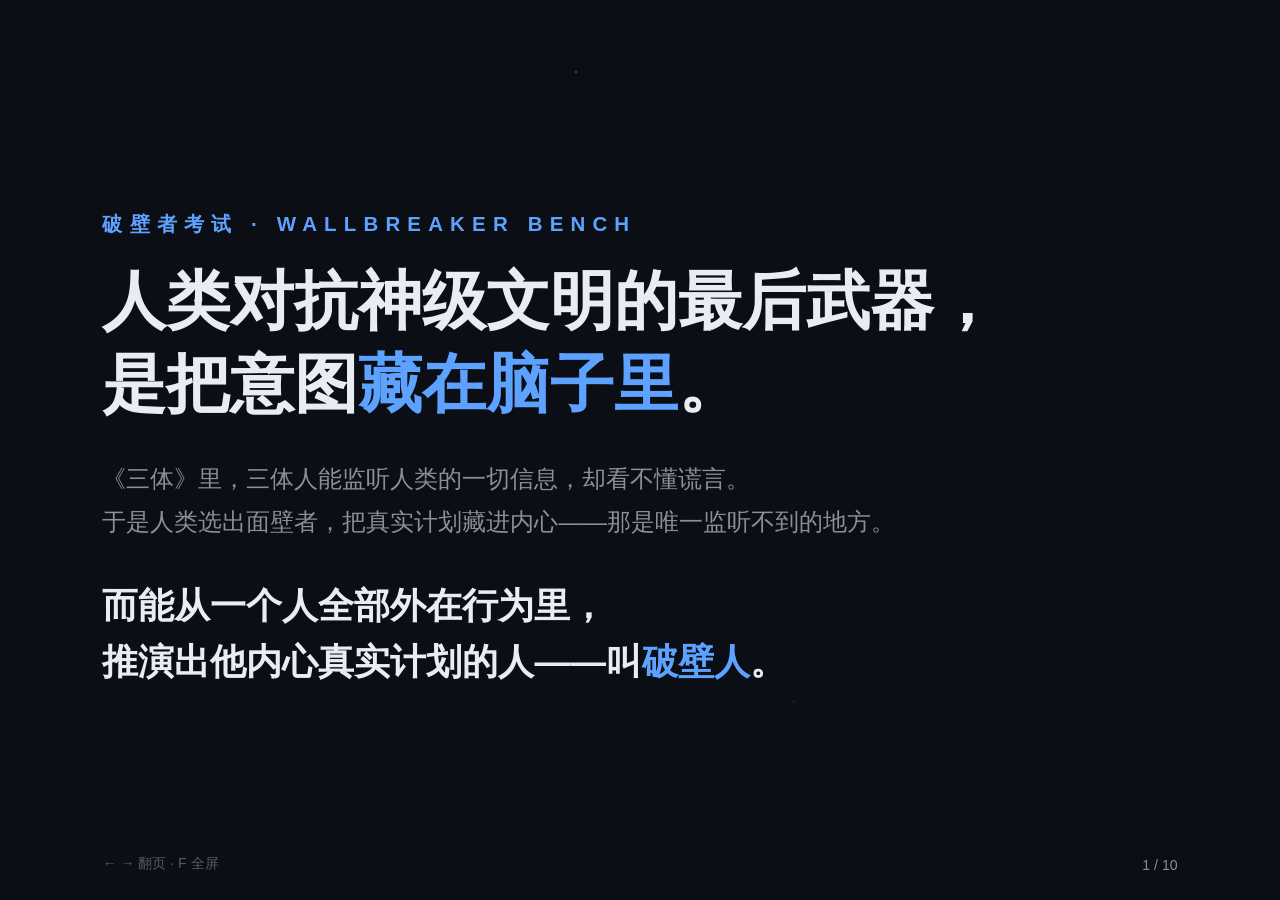
<file: presentation/external.html>
<!DOCTYPE html>
<html lang="zh-CN">
<head>
<meta charset="UTF-8">
<meta name="viewport" content="width=device-width, initial-scale=1.0">
<title>破壁者考试</title>
<style>
  * { margin: 0; padding: 0; box-sizing: border-box; }
  :root {
    --bg: #0B0E14;
    --bg-card: #10151F;
    --fg: #E8EDF5;
    --dim: #8A8F98;
    --blue: #5EA2FF;
    --teal: #3DDCD3;
    --red: #E5484D;
    --line: #1D2530;
  }
  html, body { height: 100%; background: var(--bg); color: var(--fg);
    font-family: -apple-system, "PingFang SC", "Microsoft YaHei", "Noto Sans SC", sans-serif;
    overflow: hidden; }
  /* 极简星点背景 */
  body::before { content: ""; position: fixed; inset: 0; pointer-events: none; z-index: 0;
    background-image:
      radial-gradient(1px 1px at 12% 22%, rgba(232,237,245,.35) 50%, transparent 51%),
      radial-gradient(1px 1px at 78% 12%, rgba(232,237,245,.22) 50%, transparent 51%),
      radial-gradient(1.5px 1.5px at 62% 78%, rgba(94,162,255,.25) 50%, transparent 51%),
      radial-gradient(1px 1px at 32% 64%, rgba(232,237,245,.18) 50%, transparent 51%),
      radial-gradient(1px 1px at 88% 52%, rgba(61,220,211,.20) 50%, transparent 51%),
      radial-gradient(1.5px 1.5px at 45% 8%, rgba(232,237,245,.25) 50%, transparent 51%),
      radial-gradient(1px 1px at 8% 82%, rgba(94,162,255,.20) 50%, transparent 51%),
      radial-gradient(1px 1px at 94% 88%, rgba(232,237,245,.18) 50%, transparent 51%),
      radial-gradient(1px 1px at 55% 42%, rgba(232,237,245,.12) 50%, transparent 51%),
      radial-gradient(1px 1px at 22% 44%, rgba(61,220,211,.14) 50%, transparent 51%);
  }
  .slide { position: absolute; inset: 0; display: none; flex-direction: column;
    justify-content: center; padding: 6vh 8vw; z-index: 1; }
  .slide.active { display: flex; }
  .kicker { color: var(--blue); font-size: clamp(14px, 1.6vw, 22px); letter-spacing: .35em;
    margin-bottom: 2.5vh; font-weight: 600; }
  h1 { font-size: clamp(34px, 5vw, 80px); line-height: 1.3; font-weight: 800; margin-bottom: 3.5vh; }
  h1 .hl { color: var(--blue); }
  h1 .num { color: var(--teal); }
  h1 .err { color: var(--red); }
  .sub { font-size: clamp(16px, 1.9vw, 28px); color: var(--dim); line-height: 1.75; max-width: 62em; }
  .sub strong { color: var(--fg); }
  .sub .num { color: var(--teal); font-weight: 700; }
  .big-claim { font-size: clamp(22px, 2.8vw, 42px); line-height: 1.55; font-weight: 700; margin-top: 4vh; }
  .big-claim .hl { color: var(--blue); }
  .big-claim .num { color: var(--teal); }
  .cols { display: flex; gap: 2.5vw; margin-top: 4vh; flex-wrap: wrap; }
  .card { background: var(--bg-card); border: 1px solid var(--line); border-radius: 14px;
    padding: 3vh 2vw; flex: 1; min-width: 240px; }
  .card h3 { font-size: clamp(16px, 1.7vw, 24px); color: var(--blue); margin-bottom: 1.5vh; }
  .card p { font-size: clamp(14px, 1.5vw, 21px); color: var(--dim); line-height: 1.65; }
  .card p strong { color: var(--fg); }
  table { border-collapse: collapse; margin-top: 3.5vh; width: 100%;
    font-size: clamp(13px, 1.5vw, 22px); }
  th, td { border: 1px solid var(--line); padding: 1.4vh 1.2vw; text-align: center; }
  th { background: var(--bg-card); color: var(--blue); font-weight: 700; }
  td { color: var(--fg); }
  td.dim { color: var(--dim); }
  .slot { color: var(--dim); font-style: italic; }
  .slot-badge { display: inline-block; background: rgba(94,162,255,.10); color: var(--blue);
    border: 1px dashed var(--blue); border-radius: 8px; padding: .3em .8em;
    font-size: clamp(12px, 1.2vw, 17px); font-style: normal; margin-left: .6em; vertical-align: middle; }
  .foot { position: absolute; bottom: 3vh; right: 8vw; color: var(--dim);
    font-size: clamp(12px, 1.1vw, 15px); z-index: 2; }
  .hint { position: absolute; bottom: 3vh; left: 8vw; color: var(--dim);
    font-size: clamp(12px, 1.1vw, 15px); opacity: .6; z-index: 2; }
  ul.plain { list-style: none; margin-top: 3vh; }
  ul.plain li { font-size: clamp(16px, 1.9vw, 28px); line-height: 1.65; padding: 1.2vh 0 1.2vh 1.5em;
    position: relative; color: var(--dim); }
  ul.plain li::before { content: "▸"; position: absolute; left: 0; color: var(--blue); }
  ul.plain li strong { color: var(--fg); }
  ul.plain li .num { color: var(--teal); font-weight: 700; }
  ul.plain li .err { color: var(--red); }
  .note { margin-top: 3vh; font-size: clamp(13px, 1.3vw, 18px); color: var(--dim); line-height: 1.65; }
  .note strong { color: var(--fg); }
  .note .num { color: var(--teal); font-weight: 700; }
</style>
</head>
<body>

<!-- 1 面壁钩子 -->
<section class="slide active">
  <div class="kicker">破壁者考试 · WALLBREAKER BENCH</div>
  <h1>人类对抗神级文明的最后武器，<br>是把意图<span class="hl">藏在脑子里</span>。</h1>
  <p class="sub">《三体》里，三体人能监听人类的一切信息，却看不懂谎言。<br>
  于是人类选出面壁者，把真实计划藏进内心——那是唯一监听不到的地方。</p>
  <p class="big-claim">而能从一个人全部外在行为里，<br>推演出他内心真实计划的人——叫<span class="hl">破壁人</span>。</p>
</section>

<!-- 2 转折 -->
<section class="slide">
  <div class="kicker">今天</div>
  <h1>它无所不知。<br>但它敢为自己的判断，<span class="hl">付出多少代价？</span></h1>
  <p class="sub">AI 读过 80 亿人写下的一切。<br>
  但当一个活人看着它，把谎话说得天衣无缝——<br>
  <strong>它是真的看穿了，还是只是在背答案？</strong></p>
  <p class="big-claim">以前的考试，让它选 ABCD。<br>
  这一次，我们让它<span class="hl">付出真实的代价</span>。</p>
</section>

<!-- 3 命题 -->
<section class="slide">
  <div class="kicker">命题</div>
  <h1>于是我们造了第一份<br>「<span class="hl">破壁者考试</span>」</h1>
  <p class="sub">给 AI 看一段真人影像——这个人正在全力隐藏自己的意图。两个问题：<br>
  <strong>他在骗你吗？你敢为自己的判断付出多少代价？</strong></p>
  <p class="big-claim">我们第一次给「AI 会不会看人」<br><span class="hl">打出了一个分数</span>。</p>
</section>

<!-- 4 为什么从牌桌开考 -->
<section class="slide">
  <div class="kicker">为什么从牌桌开考</div>
  <h1>考破壁，需要一间<span class="hl">完美的实验室</span></h1>
  <div class="cols">
    <div class="card"><h3>意图被刻意隐藏</h3><p>每一手牌，都有人用<strong>全部演技</strong>把真相藏起来</p></div>
    <div class="card"><h3>答案当场揭晓</h3><p>几分钟后摊开的牌<strong>自动公布谁在说谎</strong>，不需要任何人评判</p></div>
    <div class="card"><h3>代价真实</h3><p>读对读错，当场用<strong>真金白银</strong>计价</p></div>
  </div>
  <p class="note">同时满足这三条的场景，牌桌是地球上最小、最干净的一间。<br>
  它只是<strong>第一个考场</strong>——谈判、面试、审讯，是后续维度。</p>
</section>

<!-- 5 那道 91% 的题 -->
<section class="slide">
  <div class="kicker">考题长这样</div>
  <h1>握着 <span class="num">91%</span> 会赢的牌，他盯着对面看了 8 分钟——最后<span class="err">放弃了</span>。</h1>
  <p class="sub">一位拿过多次世界冠军的老牌选手。对面把全部筹码推了进来——<br>
  真有好牌，还是虚张声势？他选择不赌。<br>
  桌子里的上帝视角早已记下答案：<strong>他本来会赢。</strong></p>
  <p class="big-claim">连人类最强的破壁人都会看走眼。这样的题我们备了 <span class="num">20</span> 道：<br>
  光靠算就能答对的全部扔掉，<span class="num">5</span> 道连当事职业选手本人都判断错了。</p>
</section>

<!-- 6 考试设计（三种给法） -->
<section class="slide">
  <div class="kicker">考试怎么考</div>
  <h1>同一道题，考三遍：<br>蒙着眼 · 听转述 · <span class="hl">亲眼看</span></h1>
  <div class="cols">
    <div class="card"><h3>蒙着眼</h3><p>只给数字：牌面、出价、输赢的账<br><strong>纯算账，看不到人</strong></p></div>
    <div class="card"><h3>听转述</h3><p>加一份客观行为记录："他停顿了 8 秒""他把筹码推得很快"<br><strong>别人替它看了人</strong></p></div>
    <div class="card"><h3>亲眼看</h3><p>直接给视频<br><strong>自己盯着那个人</strong></p></div>
  </div>
  <p class="big-claim">亲眼看过之后比蒙着眼<span class="hl">多赚的每一块钱</span>，<br>就是"会看人"这件事的真实价值。</p>
</section>

<!-- 7 评分 -->
<section class="slide">
  <div class="kicker">评分标准</div>
  <h1>破壁成功的标准不是猜对，<br>是敢<span class="hl">付出多少代价</span></h1>
  <ul class="plain">
    <li>别的评测问 AI"看见了什么"，我们问它"<strong>敢付出多少代价</strong>"——判断必须变成一个敢负责的数字，用钱结算对错</li>
    <li>它的判断<strong>值多少钱</strong>：多赚的、避开的坑，全部折算成钱——一条数学公式一秒算完，全程没有人打分、也没有 AI 裁判</li>
    <li>专抓<strong>"瞎自信"</strong>：话说得越死、错得越狠，扣分越重——选择题永远测不出这个</li>
    <li>不告诉 AI 任何人名、战绩、对方的牌——<strong>它只能靠看人</strong></li>
  </ul>
  <p class="note">主分数由一套固定的程序公式算出，没有任何 AI 参与打分；每道题问三遍，取平均成绩。</p>
</section>

<!-- 8 结果（槽位） -->
<section class="slide">
  <div class="kicker">结果</div>
  <h1>有 AI 真的从画面里<span class="hl">读到了东西</span></h1>
  <p class="sub">「亲眼看」的冠军：原生看视频的 <strong>Kimi</strong>——<span class="num">107</span> 分/题，比蒙着眼多赚 <span class="num">+18.7</span>。<br>
  计分单位是牌桌的基础注：分数 = 它的判断平均每道题<strong>多赚多少</strong>。</p>
  <table>
    <tr><th>模型</th><th>蒙着眼</th><th>听转述</th><th>亲眼看</th><th>看视频比蒙眼多赚</th></tr>
    <tr><td>Kimi K3</td><td>88</td><td>40</td><td><span class="num">107</span></td><td><span class="num">+18.7</span></td></tr>
    <tr><td>Claude Opus 5</td><td>81</td><td>72</td><td>47 *</td><td><span class="err">−33.9</span></td></tr>
    <tr><td>Qwen3.8-Max</td><td>57</td><td>51</td><td>63</td><td>+6.1</td></tr>
    <tr><td>GPT-5.6 Sol</td><td>16</td><td>19</td><td>36 *</td><td>+20.2</td></tr>
    <tr><td>DeepSeek V4 Pro</td><td>55</td><td>58</td><td class="dim">—</td><td class="dim">—</td></tr>
  </table>
  <p class="note">* Claude / GPT 不支持视频输入，看的是"连环画"（抽帧近似）。反转故事：Claude 看了画面反而<span class="err">每题亏 34</span>——
  看连环画的亏了；或者说，<strong>它被对面的表演骗到了</strong>。<br>
  全知满分 <span class="num">342</span>，最好的 AI 只拿到 <span class="num">107</span>（31%）——<strong>考题远没被做穿</strong>。
  （首批 10 道题、每题问三遍的终跑成绩；判分零 AI 参与）</p>
</section>

<!-- 9 假破壁（槽位） -->
<section class="slide">
  <div class="kicker">假破壁</div>
  <h1>它说"我看到他手在抖"——<br><span class="err">画面里真的有吗？</span></h1>
  <ul class="plain">
    <li>AI 的每条依据都必须带<strong>时间点 + 看得见的事实</strong>，机器对照原视频<strong>逐条查证</strong>（判定口径随产物公开）</li>
    <li>初步自动判定显示：模型引用的<span class="err">大量"我看到…"线索，在画面中无法得到证实</span></li>
    <li>但我们的判定器自检发现了<strong>它自身的身份识别缺陷</strong>，因此不发布具体数字——<strong>连裁判也要被审判，这就是我们对"经得起检验"的理解</strong></li>
  </ul>
</section>

<!-- 10 收尾升维 -->
<section class="slide">
  <div class="kicker">这只是开始</div>
  <h1>面壁与破壁的博弈，<br><span class="hl">每天都在发生</span></h1>
  <p class="sub">谈判桌上、面试间里、交易所内——每个人都在藏，每个人都想看穿。<br>
  AI 要进入人类社会替你做决策，<strong>必须先通过破壁者考试</strong>。</p>
  <p class="big-claim">这，是第一份<span class="hl">成绩单</span>。</p>
  <p class="note">牌桌只是第一个考场，谈判、面试、审讯在后面。<br>
  全部产物开放：工具链 + 标注平台 + 全部作答记录 + 每道题的标准答案。</p>
</section>

<div class="hint">← → 翻页 · F 全屏</div>
<div class="foot"><span id="pageno">1</span> / <span id="total">10</span></div>

<script>
  const slides = document.querySelectorAll('.slide');
  let cur = 0;
  document.getElementById('total').textContent = slides.length;
  function show(i) {
    cur = Math.max(0, Math.min(slides.length - 1, i));
    slides.forEach((s, j) => s.classList.toggle('active', j === cur));
    document.getElementById('pageno').textContent = cur + 1;
  }
  document.addEventListener('keydown', e => {
    if (['ArrowRight', 'PageDown', ' ', 'Enter'].includes(e.key)) { e.preventDefault(); show(cur + 1); }
    else if (['ArrowLeft', 'PageUp'].includes(e.key)) { e.preventDefault(); show(cur - 1); }
    else if (e.key === 'Home') show(0);
    else if (e.key === 'End') show(slides.length - 1);
    else if (e.key === 'f' || e.key === 'F') {
      document.fullscreenElement ? document.exitFullscreen() : document.documentElement.requestFullscreen();
    }
  });
  document.addEventListener('click', e => {
    if (e.clientX > window.innerWidth / 2) show(cur + 1); else show(cur - 1);
  });
</script>
</body>
</html>
</file>
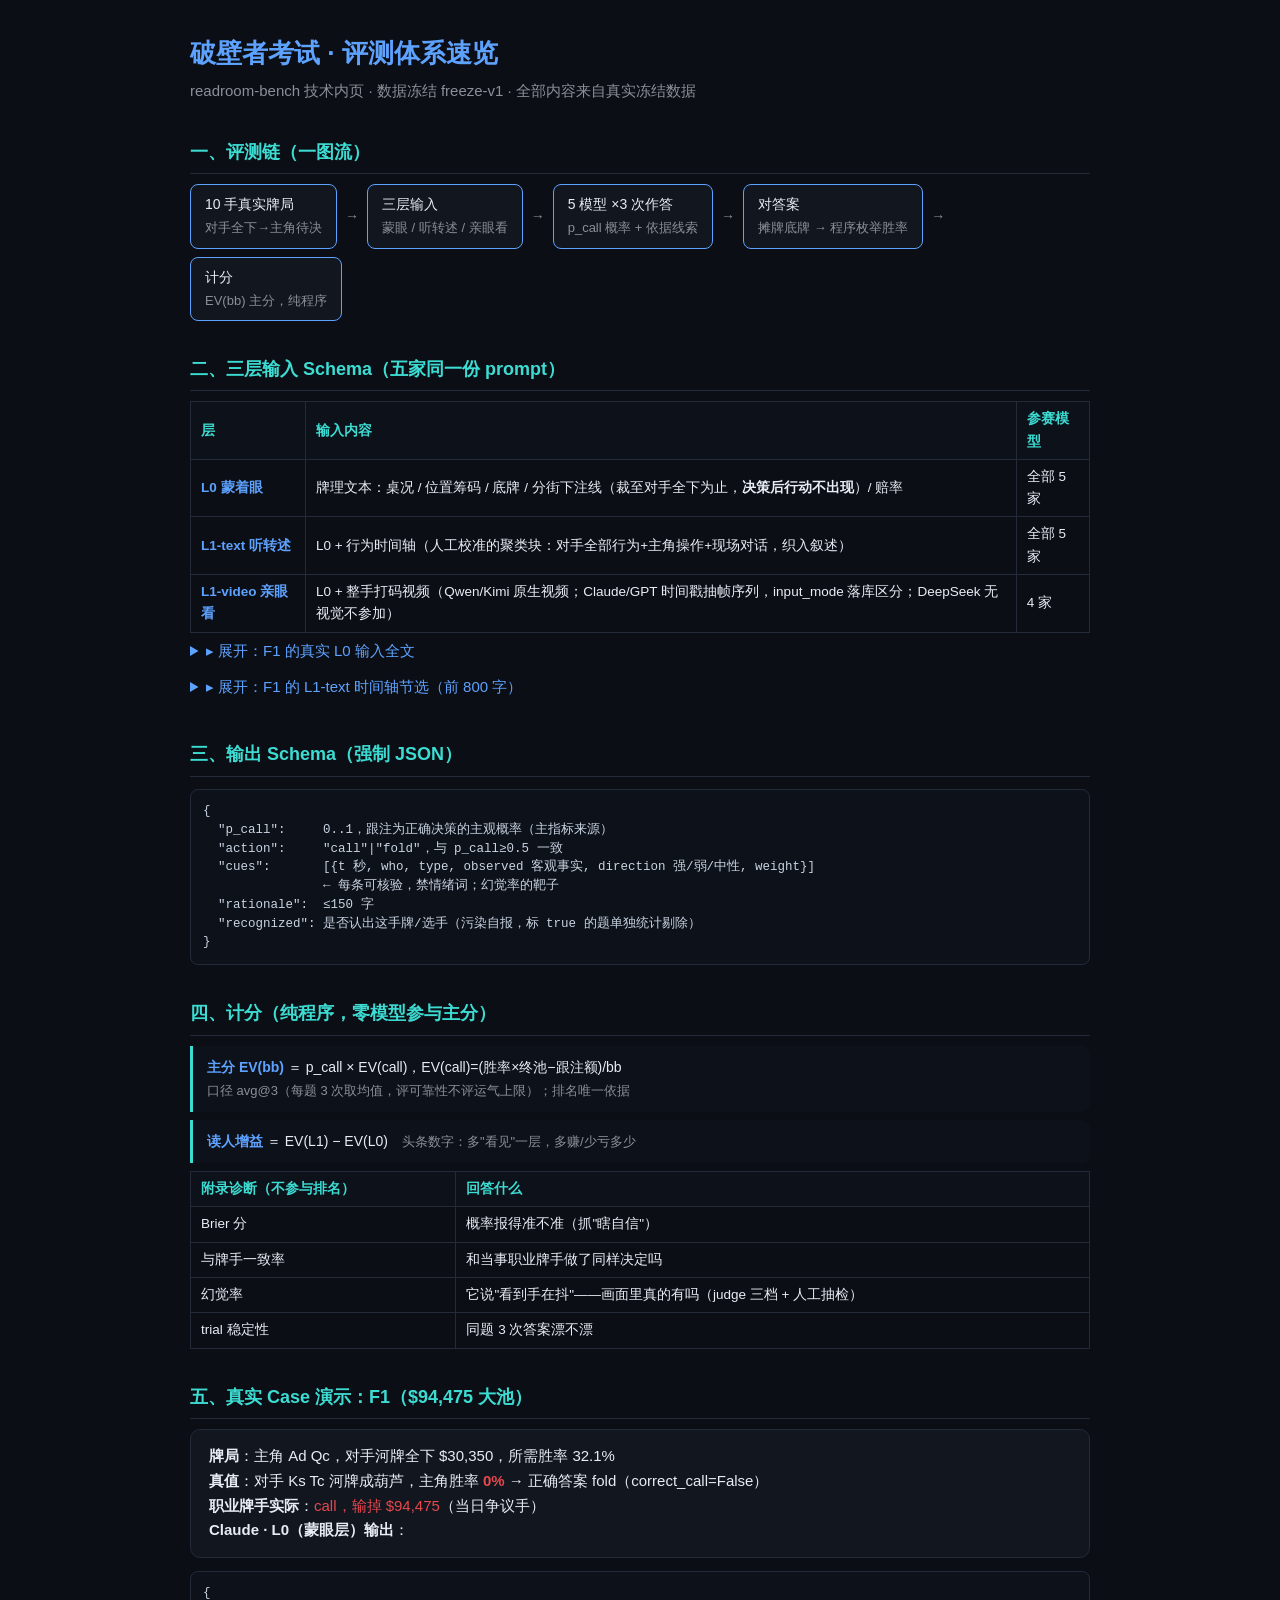
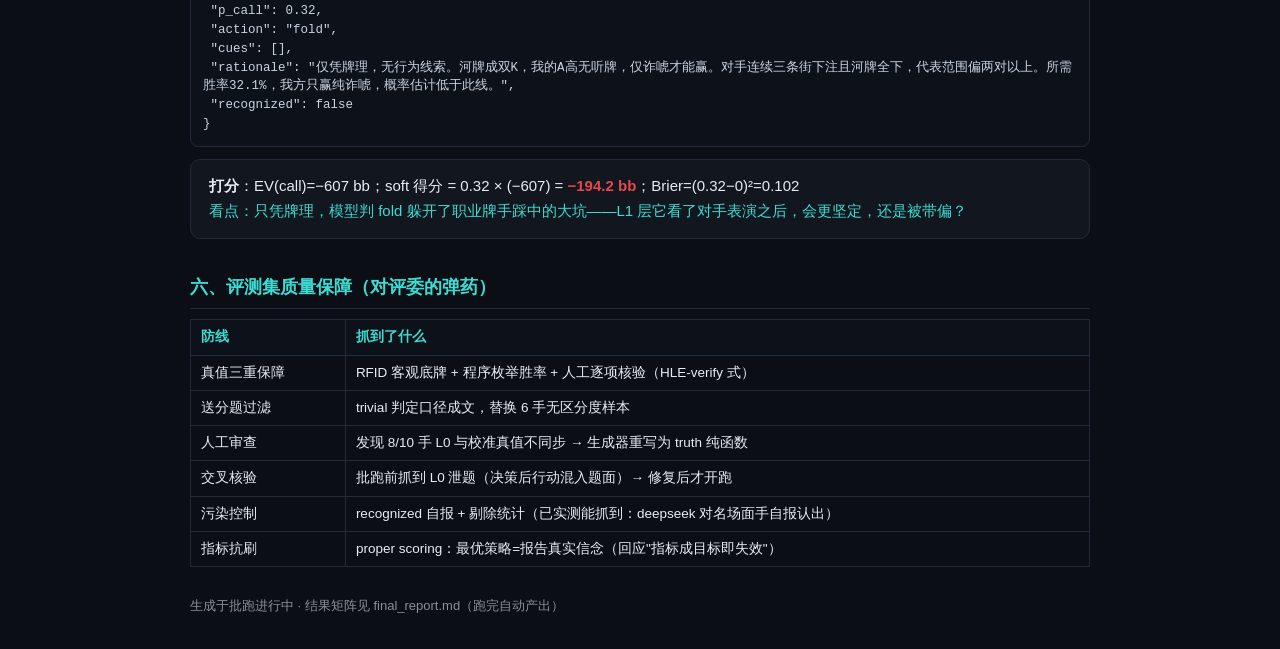
<file: presentation/schema.html>
<!doctype html><html lang="zh"><head><meta charset="utf-8"><meta name="viewport" content="width=device-width,initial-scale=1">
<title>破壁者考试 · 评测体系速览</title><style>
:root{--bg:#0B0E14;--fg:#E8EDF5;--blue:#5EA2FF;--cyan:#3DDCD3;--dim:#8A8F98;--red:#E5484D;--card:#12161f;--border:#232a38}
*{box-sizing:border-box}body{margin:0;background:var(--bg);color:var(--fg);font:15px/1.65 -apple-system,"PingFang SC",sans-serif;padding:32px 20px}
main{max-width:900px;margin:0 auto}h1{color:var(--blue);font-size:26px;margin:0 0 4px}
.sub{color:var(--dim);margin-bottom:28px}h2{color:var(--cyan);font-size:18px;margin:34px 0 10px;border-bottom:1px solid var(--border);padding-bottom:6px}
.card{background:var(--card);border:1px solid var(--border);border-radius:10px;padding:14px 18px;margin:10px 0}
pre{background:#0d1119;border:1px solid var(--border);border-radius:8px;padding:12px;overflow-x:auto;font-size:12.5px;line-height:1.5;white-space:pre-wrap;color:#c9d4e3}
table{border-collapse:collapse;width:100%;font-size:13.5px}th,td{border:1px solid var(--border);padding:6px 10px;text-align:left}th{color:var(--cyan);background:#0d1119}
.flow{display:flex;flex-wrap:wrap;gap:8px;align-items:center;font-size:14px}
.step{background:var(--card);border:1px solid var(--blue);border-radius:8px;padding:8px 14px}.arr{color:var(--dim)}
.k{color:var(--blue);font-weight:600}.good{color:var(--cyan)}.bad{color:var(--red)}
details summary{cursor:pointer;color:var(--blue);margin:6px 0}
.formula{background:#0d1119;border-left:3px solid var(--cyan);padding:10px 14px;border-radius:0 8px 8px 0;margin:8px 0;font-size:14px}
.note{color:var(--dim);font-size:13px}
</style></head><body><main>
<h1>破壁者考试 · 评测体系速览</h1>
<div class="sub">readroom-bench 技术内页 · 数据冻结 freeze-v1 · 全部内容来自真实冻结数据</div>

<h2>一、评测链（一图流）</h2>
<div class="flow"><span class="step">10 手真实牌局<br><span class="note">对手全下→主角待决</span></span><span class="arr">→</span>
<span class="step">三层输入<br><span class="note">蒙眼 / 听转述 / 亲眼看</span></span><span class="arr">→</span>
<span class="step">5 模型 ×3 次作答<br><span class="note">p_call 概率 + 依据线索</span></span><span class="arr">→</span>
<span class="step">对答案<br><span class="note">摊牌底牌 → 程序枚举胜率</span></span><span class="arr">→</span>
<span class="step">计分<br><span class="note">EV(bb) 主分，纯程序</span></span></div>

<h2>二、三层输入 Schema（五家同一份 prompt）</h2>
<table><tr><th>层</th><th>输入内容</th><th>参赛模型</th></tr>
<tr><td class="k">L0 蒙着眼</td><td>牌理文本：桌况 / 位置筹码 / 底牌 / 分街下注线（裁至对手全下为止，<b>决策后行动不出现</b>）/ 赔率</td><td>全部 5 家</td></tr>
<tr><td class="k">L1-text 听转述</td><td>L0 + 行为时间轴（人工校准的聚类块：对手全部行为+主角操作+现场对话，织入叙述）</td><td>全部 5 家</td></tr>
<tr><td class="k">L1-video 亲眼看</td><td>L0 + 整手打码视频（Qwen/Kimi 原生视频；Claude/GPT 时间戳抽帧序列，input_mode 落库区分；DeepSeek 无视觉不参加）</td><td>4 家</td></tr></table>
<details><summary>▸ 展开：F1 的真实 L0 输入全文</summary><pre>牌局：NLHE cash，7 人桌，盲注 $25/$50 with big-blind ante（默认口径，未逐集核实）（1 bb = $50）。
你（Hero）位置：BB，本手开始筹码 $61,100。对手（Villain）位置：HJ，本手开始筹码 $46,950。
你的底牌：Ad Qc。
下注线（人工核对分街；加注金额=加注到的总额）：
  - preflop：villain raise $400; other_1 call $400; other fold; other_3 fold; hero raise $2,500; other_4 fold; villain raise $5,600; other_1 fold; hero call $5,600
  - flop（3h 2h 3s）：villain bet $2,600; hero call $2,600
  - turn（Kd）：villain bet $8,400; hero call $8,400
  - river（Kc）：villain allin $30,350
当前公共牌：3h 2h 3s Kd Kc（river）。
对手全下前底池：$33,775；对手全下额：$30,350；你需跟注：$30,350。
跟注后总底池：$94,475；所需胜率（跟注额 ÷ (底池+跟注额)）= 32.1%。</pre></details>
<details><summary>▸ 展开：F1 的 L1-text 时间轴节选（前 800 字）</summary><pre>[0.0–88.0s] 翻前发牌与下注（关注:both）：翻前发牌阶段，约3.5s villain低头查看底牌，坐姿双前臂搭桌沿，右手触碰筹码；约8.5s他调整为左肘撑桌左手托腮，右手拨弄筹码，约9.5s推出筹码完成$400加注，随后放下托腮的手，右手继续拨弄筹码。约20.0s hero保持左肘撑桌左手托额姿态，右手搭在筹码边缘，约27.5s数出3枚黄色高值筹码，约28.0s推出筹码完成$2500加注，随后放下托额的手身体微后靠看向villain。约30.5s villain双臂交叉，右手拨弄绿色筹码思考，约41.5s数出加注筹码，约44.5s推出筹码完成$5600加注；约50.0s hero恢复左肘撑桌左手托脸姿态，右手轻敲筹码思考，约75.5s身体前倾数出跟注筹码，约76.5s推出筹码完成$5600跟注，约79.5s villain抬手用手背蹭了下鼻子。期间对话：0.0s 有人说&quot;to come to the Arizona State Poker Championships $1000 buy-in (语速适中)&quot;；4.1s 有人说&quot;Wow (带惊叹语气)&quot;；5.4s 有人说&quot;There were like 1400 people in it (语速平缓)&quot;；7.8s 有人说&quot;Four people in a hand, somebody could have kings (语速适中)&quot;；9.4s 有人说&quot;A hundred percent (干脆肯定)&quot;；10.6s 有人说&quot;Or again (简短)&quot;；11.9s 有人说&quot;Oh yeah (带恍然语气)&quot;；13.4s 有人说&quot;Yeah (简短附和)&quot;；14.4s 有人说&quot;There was definitely a squirrel in the tree (语速适中)&quot;；16.2s 有人说&quot;The thing i…</pre></details>

<h2>三、输出 Schema（强制 JSON）</h2>
<pre>{
  "p_call":     0..1，跟注为正确决策的主观概率（主指标来源）
  "action":     "call"|"fold"，与 p_call≥0.5 一致
  "cues":       [{t 秒, who, type, observed 客观事实, direction 强/弱/中性, weight}]
                ← 每条可核验，禁情绪词；幻觉率的靶子
  "rationale":  ≤150 字
  "recognized": 是否认出这手牌/选手（污染自报，标 true 的题单独统计剔除）
}</pre>

<h2>四、计分（纯程序，零模型参与主分）</h2>
<div class="formula"><b class="k">主分 EV(bb)</b> ＝ p_call × EV(call)，EV(call)=(胜率×终池−跟注额)/bb<br>
<span class="note">口径 avg@3（每题 3 次取均值，评可靠性不评运气上限）；排名唯一依据</span></div>
<div class="formula"><b class="k">读人增益</b> ＝ EV(L1) − EV(L0)　<span class="note">头条数字：多"看见"一层，多赚/少亏多少</span></div>
<table><tr><th>附录诊断（不参与排名）</th><th>回答什么</th></tr>
<tr><td>Brier 分</td><td>概率报得准不准（抓"瞎自信"）</td></tr>
<tr><td>与牌手一致率</td><td>和当事职业牌手做了同样决定吗</td></tr>
<tr><td>幻觉率</td><td>它说"看到手在抖"——画面里真的有吗（judge 三档 + 人工抽检）</td></tr>
<tr><td>trial 稳定性</td><td>同题 3 次答案漂不漂</td></tr></table>

<h2>五、真实 Case 演示：F1（$94,475 大池）</h2>
<div class="card">
<b>牌局</b>：主角 Ad Qc，对手河牌全下 $30,350，所需胜率 32.1%<br>
<b>真值</b>：对手 Ks Tc 河牌成葫芦，主角胜率 <b class="bad">0%</b> → 正确答案 fold（correct_call=False）<br>
<b>职业牌手实际</b>：<span class="bad">call，输掉 $94,475</span>（当日争议手）<br>
<b>Claude · L0（蒙眼层）输出</b>：</div>
<pre>{
 &quot;p_call&quot;: 0.32,
 &quot;action&quot;: &quot;fold&quot;,
 &quot;cues&quot;: [],
 &quot;rationale&quot;: &quot;仅凭牌理，无行为线索。河牌成双K，我的A高无听牌，仅诈唬才能赢。对手连续三条街下注且河牌全下，代表范围偏两对以上。所需胜率32.1%，我方只赢纯诈唬，概率估计低于此线。&quot;,
 &quot;recognized&quot;: false
}</pre>
<div class="card"><b>打分</b>：EV(call)=−607 bb；soft 得分 = 0.32 × (−607) = <b class="bad">−194.2 bb</b>；Brier=(0.32−0)²=0.102<br>
<span class="good">看点：只凭牌理，模型判 fold 躲开了职业牌手踩中的大坑——L1 层它看了对手表演之后，会更坚定，还是被带偏？</span></div>

<h2>六、评测集质量保障（对评委的弹药）</h2>
<table><tr><th>防线</th><th>抓到了什么</th></tr>
<tr><td>真值三重保障</td><td>RFID 客观底牌 + 程序枚举胜率 + 人工逐项核验（HLE-verify 式）</td></tr>
<tr><td>送分题过滤</td><td>trivial 判定口径成文，替换 6 手无区分度样本</td></tr>
<tr><td>人工审查</td><td>发现 8/10 手 L0 与校准真值不同步 → 生成器重写为 truth 纯函数</td></tr>
<tr><td>交叉核验</td><td>批跑前抓到 L0 泄题（决策后行动混入题面）→ 修复后才开跑</td></tr>
<tr><td>污染控制</td><td>recognized 自报 + 剔除统计（已实测能抓到：deepseek 对名场面手自报认出）</td></tr>
<tr><td>指标抗刷</td><td>proper scoring：最优策略=报告真实信念（回应"指标成目标即失效"）</td></tr></table>
<div class="note" style="margin-top:28px">生成于批跑进行中 · 结果矩阵见 final_report.md（跑完自动产出）</div>
</main></body></html>
</file>
